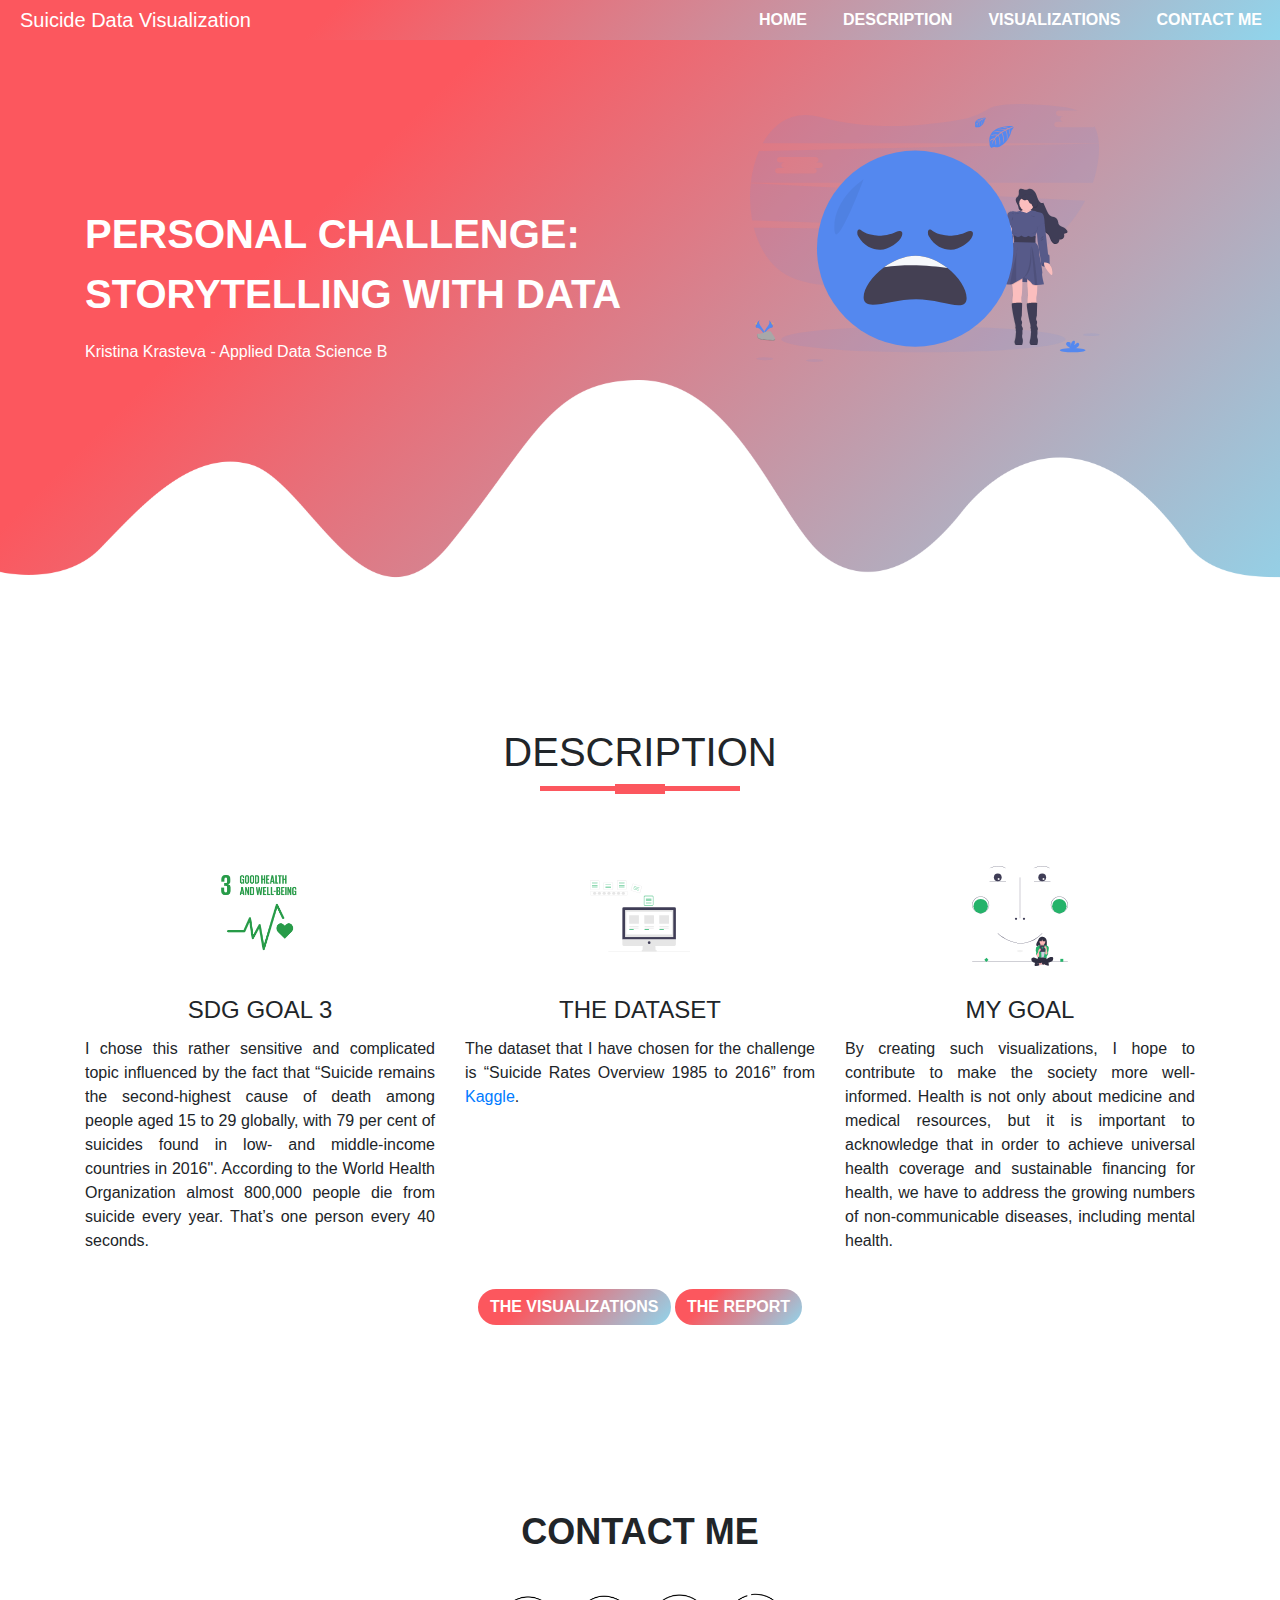
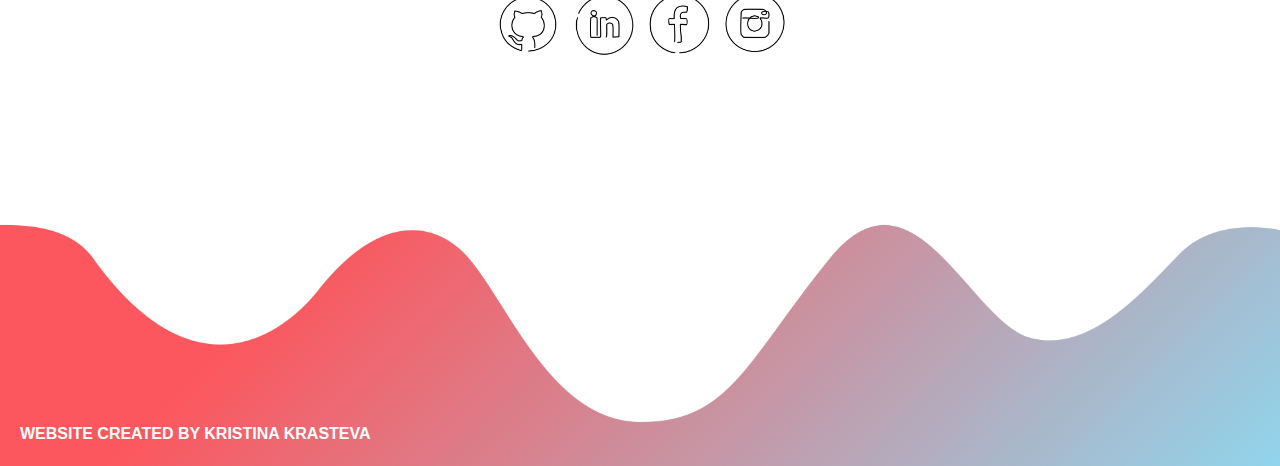
<file: index.html>
<!DOCTYPE html>
<html>
    <head>
        <title>Personal challenge</title>
        <link rel = "stylesheet" href="style.css">
        <link rel= "stylesheet" href="https://stackpath.bootstrapcdn.com/bootstrap/4.4.1/css/bootstrap.min.css">
        <script src="https://code.jquery.com/jquery-3.4.1.slim.min.js"></script>
        <script src="https://stackpath.bootstrapcdn.com/bootstrap/4.4.1/js/bootstrap.min.js"></script>
        <link rel = "stylesheet" href="https://stackpath.bootstrapcdn.com/font-awesome/4.7.0/css/font-awesome.min.css">
    </head>

    <body>
        <section id="nav-bar">
            <nav class="navbar navbar-expand-lg navbar-light">
                <a class="navbar-brand" href="index.html"> Suicide Data Visualization </a>
                <button class="navbar-toggler" type="button" data-toggle="collapse" data-target="#navbarNav" 
                aria-controls="navbarNav" aria-expanded="false" aria-label="Toggle navigation">
                    <i class="fa fa-bars"></i>
                </button>
                <div class="collapse navbar-collapse" id="navbarNav">
                  <ul class="navbar-nav ml-auto">
                    <li class="nav-item">
                      <a class="nav-link" href="#">HOME</a>
                    </li>
                    <li class="nav-item">
                        <a class="nav-link" href="#description">DESCRIPTION</a>
                      </li>
                    <li class="nav-item">
                      <a class="nav-link" href="visualization.html">VISUALIZATIONS</a>
                    </li>
                    <li class="nav-item">
                        <a class="nav-link" href="#social-media">CONTACT ME</a>
                      </li>
                  </ul>
                </div>
              </nav>
        </section>

    <!---------------------------------Banner section-------------------------------------->

        <section id = "banner">
            <div class="container">
                <div class="row">
                    <div class = "col-md-6">
                        <p class = "main-title">PERSONAL CHALLENGE: STORYTELLING WITH DATA</p>
                        <p>Kristina Krasteva - Applied Data Science B</p>
                    </div>
                    <div class = "col-md-6 text-center">
                        <img src = "img/banner.svg" class = "img-banner">
                    </div>
                </div>
            </div>
            <img src="img/wave.png" class = "img-wave">
        </section>

    <!---------------------------------Description section-------------------------------------->

        <section id="description">
            <div class="container text-center">
                <h1 class="title"> DESCRIPTION </h1>
                <div class="row text-center">
                    <div class = "col-md-4 description">
                        <img src="img/sdg3.png" class ="img-description">
                        <h4>SDG GOAL 3</h4>
                        <p>
                            I chose this rather sensitive and complicated topic influenced by the fact that 
                            “Suicide remains the second-highest cause of death among people aged 15 to 29 globally,
                            with 79 per cent of suicides found in low- and middle-income countries in 2016". According to 
                            the World Health Organization almost 800,000 people die from suicide every year. That’s one 
                            person every 40 seconds. 
                        </p>
                    </div>

                    <div class = "col-md-4 description">
                        <img src="img/data.svg" class="img-description" height="100" width="100"/>
                        <h4>THE DATASET</h4>
                        <p>
                           The dataset that I have chosen for the challenge is “Suicide Rates Overview 1985 to 2016” 
                           from <a href="https://www.kaggle.com/russellyates88/suicide-rates-overview-1985-to-2016" target="_blank">Kaggle</a>.
                          
                        </p>
                    </div>

                    <div class = "col-md-4 description">
                        <img src="img/smile.svg" class = "img-description" height="100" width="100">
                        <h4>My Goal</h4>
                        <p>
                            By creating such visualizations, I hope to contribute to make the society more well-informed. 
                            Health is not only about medicine and medical resources, but it is important to acknowledge that in order 
                            to achieve universal health coverage and sustainable financing for health, we have to address the growing
                            numbers of non-communicable diseases, including mental health.
                        </p>
                    </div>
                </div>
                <a href="visualization.html"><button type = "button" class = "btn btn-primary"> THE VISUALIZATIONS </button></a>
                <a href="docs/Final_ReportKristina.pdf" download><button type = "button" class = "btn btn-primary"> THE REPORT </button></a>
            </div>
        </section>

    <!---------------------------------Social media section-------------------------------------->    
        <section id="contact">
            <div class="container text-center">
                <p>CONTACT ME</p>
                <div class="icons">
                    <a href="https://github.com/krisxtinaa" target="_blank"><img src="img/github.png"></a>
                    <a href="https://www.linkedin.com/in/kristina-krasteva-68a470186/" target="_blank"><img src="img/linkedin.png"></a>
                    <a href="https://www.facebook.com/kristinavalentinovaa" target="_blank"><img src="img/facebook.png"></a>
                    <a href="https://www.instagram.com/krisxtinaa/" target="_blank"><img src="img/instagram.png"></a>
                </div>
            </div>
        </section>

    <!---------------------------------Footer section-------------------------------------->    

    <section id="footer">
        <img src ="img/wave2.png" class="img-footer">         
        <p class="copyright"> Website created by Kristina Krasteva</p>
    </section>

    <script src="smooth-scroll.js"></script>
        <script>
            var scroll = new SmoothScroll('a[href*="#"]');
        </script>
    </body>
</html>
</file>
<file: style.css>
*
{
    margin: 0;
    padding: 0;
}

/* Hide scrollbar for Chrome, Safari and Opera */
html {
    overflow: scroll;
    overflow-x: hidden;
}
::-webkit-scrollbar {
    width: 0px;  /* Remove scrollbar space */
    background: transparent;  /* Optional: just make scrollbar invisible */
}
/* Optional: show position indicator in red */
::-webkit-scrollbar-thumb {
    background: #FF0000;
}
  

body
{
    font-family: sans-serif;
}

#nav-bar
{
    position: sticky;
    top: 0;
    z-index: 10;
}

.navbar
{
    background-color: #90d5ec;
    background-image: linear-gradient(315deg, #90d5ec 0%, #fc575e 74%);
    padding: 0 !important;
}

.navbar-brand
{
    height: 40px;
    padding-left: 20px;
    color: #fff !important;
}

.navbar-nav li
{
    padding: 0 10px;
}

.navbar-nav li a 
{
    color: #fff !important;
    font-weight: 600;
    float: right;
    text-align: left;
}

.fa-bars
{
    color: #fff;
    font-size: 30px !important;
}

.navbar-toggler 
{
    outline: none !important;
}

/*----BANNER SECTION----*/
#banner
{
    background-color: #90d5ec;
    background-image: linear-gradient(315deg, #90d5ec 0%, #fc575e 74%);
    color: #fff;
    padding-top: 5%;
}

.main-title
{
    font-size: 40px;
    font-weight: 600;
    margin-top: 100px;
}

.img-banner
{
    width: 350px;
}

.img-wave
{
    height: 30%;
    width: 100%;
}

/*----DESCRIPTION SECTION----*/

#description
{
    padding: 80px 0;
}

.img-description
{
    width: 100px;
    margin-top: 20px;
}

.description
{
    padding:20px;
}

.description h4
{
    padding: 5px;
    margin-top: 25px;
    text-transform: uppercase;
}

.description p
{
    text-align: justify;
}

.title::before
{
    content: '';
    background: #fc575e;
    height: 5px;
    width: 200px;
    margin-left: auto;
    margin-right: auto;
    display: block;
    transform: translateY(63px);
}

.title::after
{
    content: '';
    background: #fc575e;
    height: 10px;
    width: 50px;
    margin-left: auto;
    margin-right: auto;
    margin-bottom: 40px;
    display: block;
    transform: translateY(8px);
}

#description .btn-primary
{
    box-shadow: none;
    padding: 8px, 25px;
    border: none;
    border-radius: 20px;
    font-weight: 600;
    background-image: linear-gradient(315deg, #90d5ec 0%, #fc575e 74%);
}

/*----SOCIAL MEDIA SECTION----*/
#contact
{
    padding: 100px 0;
}

#contact p 
{
    font-size: 36px;
    font-weight: 600;
    margin-bottom: 30px;
}

.icons img 
{
    width: 70px;
    transition: 0.5s;
}

.icons a:hover img
{
    transform: translateY(-10px);
}

/*----FOOTER SECTION----*/
#footer
{
    background-image: linear-gradient(315deg, #90d5ec 0%, #fc575e 74%);
    color: #fff;
}

.img-footer
{
    width: 100%;
}

.copyright 
{
    margin-bottom: 0;
    padding-bottom: 20px;
    padding-left: 20px;
    font-weight: 600;
    text-transform: uppercase;
}
</file>
